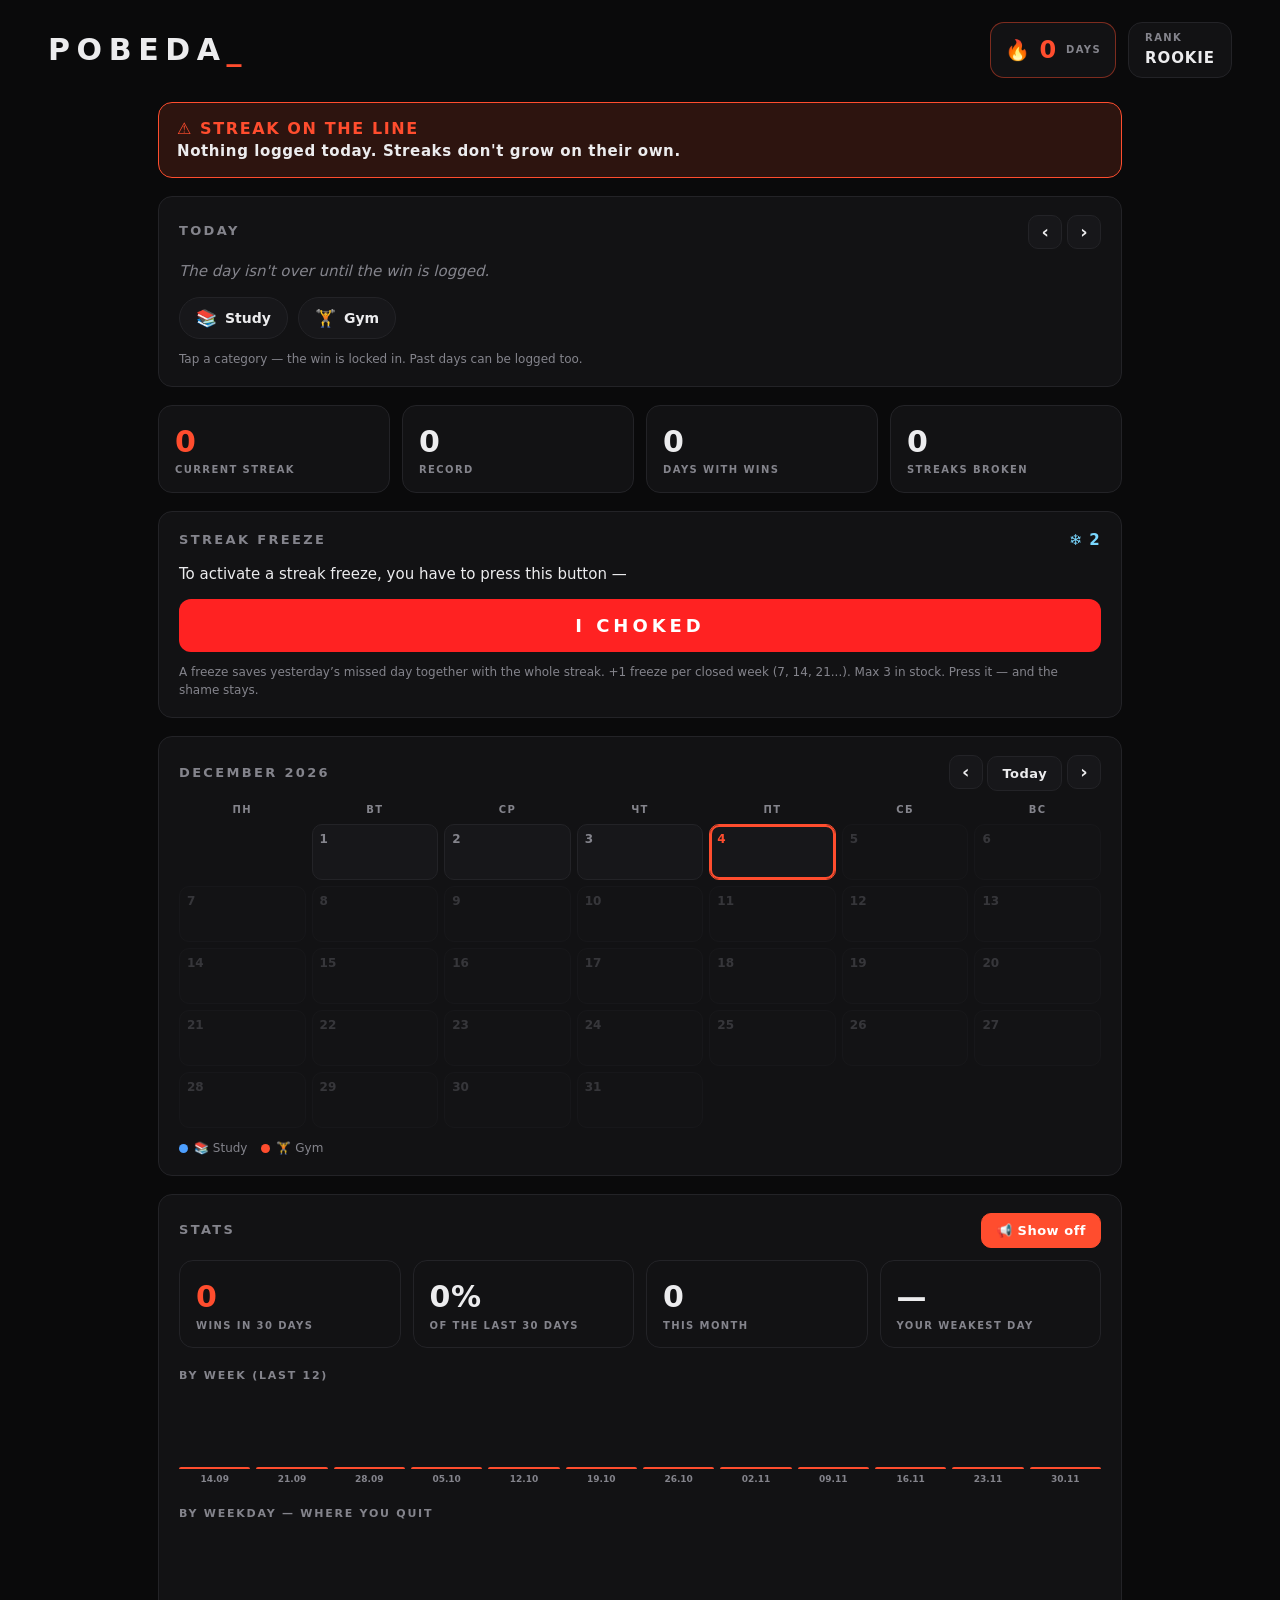
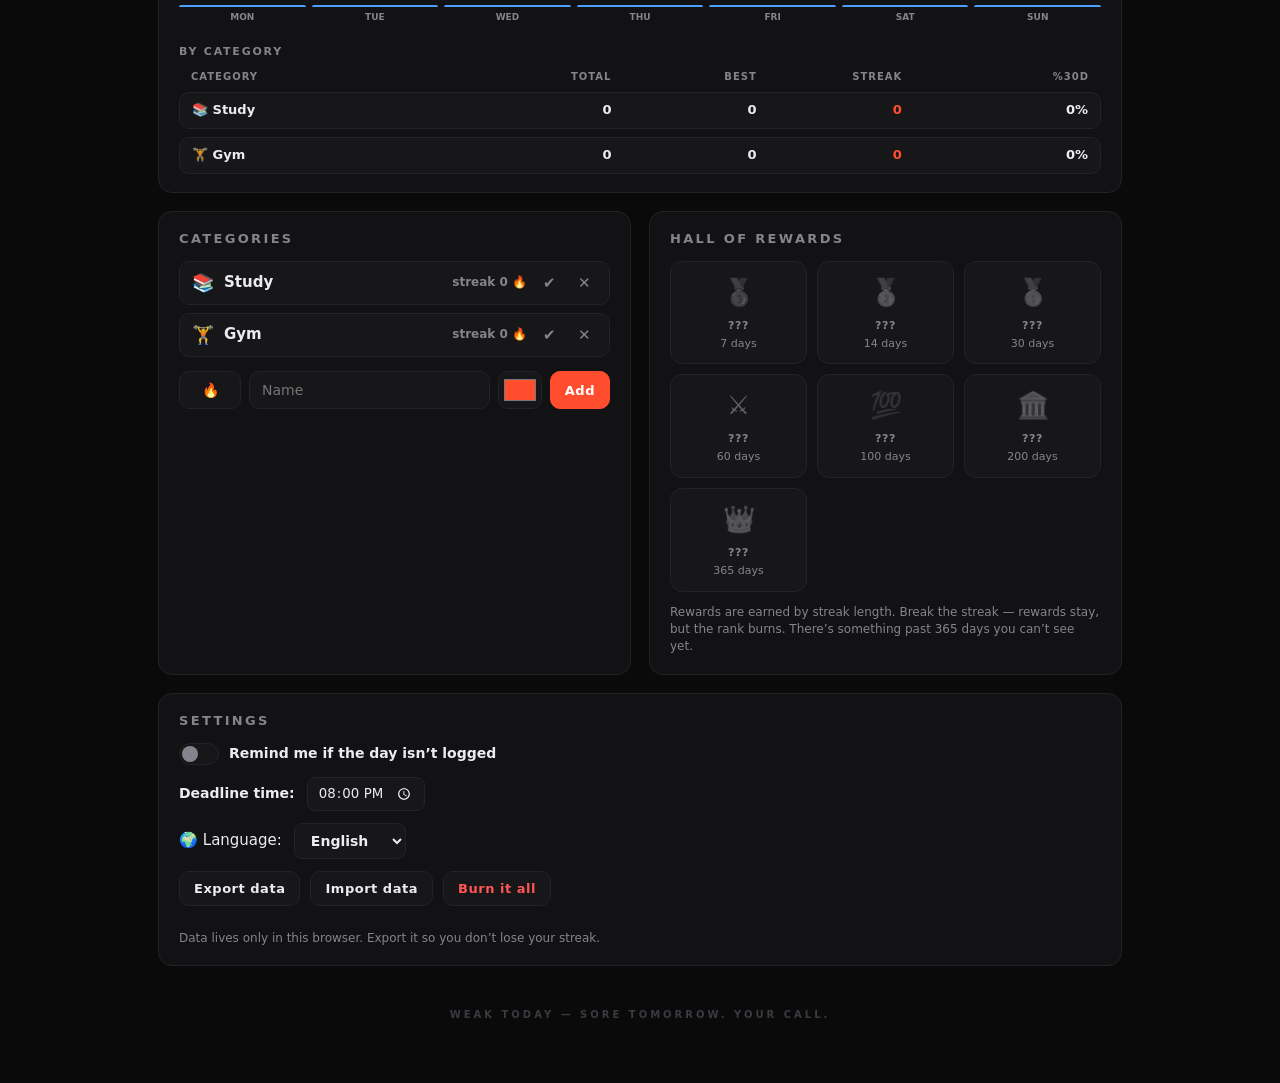
<file: index.html>
<!doctype html>
<html lang="ru">
<head>
  <meta charset="utf-8">
  <meta name="viewport" content="width=device-width, initial-scale=1, viewport-fit=cover">
  <title>ПОБЕДА — календарь побед</title>
  <meta name="description" content="Календарь ежедневных побед. Отметь день или сдайся.">
  <meta name="theme-color" content="#0a0a0b">
  <link rel="manifest" href="manifest.webmanifest">
  <link rel="icon" href="icon-192.png">
  <link rel="apple-touch-icon" href="icon-192.png">
  <meta name="apple-mobile-web-app-capable" content="yes">
  <meta name="apple-mobile-web-app-status-bar-style" content="black-translucent">
  <meta name="apple-mobile-web-app-title" content="ПОБЕДА">
  <link rel="stylesheet" href="styles.css">
</head>
<body>

  <header class="top">
    <div class="logo"><span id="logoText">ПОБЕДА</span><span class="logo-dot">_</span></div>
    <div class="top-right">
      <div class="streak-box" id="streakBox" title="Текущая серия">
        <span class="fire">🔥</span>
        <span class="streak-num" id="streakNum">0</span>
        <span class="streak-lbl" id="streakLbl">дней</span>
      </div>
      <div class="rank-box" title="Твоё звание за текущую серию">
        <span class="rank-lbl" id="rankLbl">ЗВАНИЕ</span>
        <span class="rank-name" id="rankName">—</span>
      </div>
    </div>
  </header>

  <main>
    <section id="riskBanner" class="banner hidden"></section>
    <section id="breakBanner" class="banner break-banner hidden"></section>
    <section id="freezeBanner" class="banner freeze-banner hidden"></section>

    <section class="card mark-card" id="markCard">
      <div class="card-head">
        <h2 id="markTitle">СЕГОДНЯ</h2>
        <div class="date-nav">
          <button id="prevDay" class="icon-btn" title="Предыдущий день">‹</button>
          <button id="nextDay" class="icon-btn" title="Следующий день">›</button>
        </div>
      </div>
      <p class="moto" id="motoLine"></p>
      <div id="catButtons" class="chips"></div>
      <p class="hint" id="markHint">Клик по категории — победа дня зафиксирована. Отмечать можно и прошлые дни.</p>
    </section>

    <section class="stats-row">
      <div class="stat"><div class="stat-num" id="statStreak">0</div><div class="stat-lbl" id="statStreakLbl">текущая серия</div></div>
      <div class="stat"><div class="stat-num" id="statBest">0</div><div class="stat-lbl" id="statBestLbl">рекорд</div></div>
      <div class="stat"><div class="stat-num" id="statTotal">0</div><div class="stat-lbl" id="statTotalLbl">дней с победами</div></div>
      <div class="stat"><div class="stat-num" id="statBreaks">0</div><div class="stat-lbl" id="statBreaksLbl">сорвано серий</div></div>
    </section>

    <section class="card freeze-card">
      <div class="card-head">
        <h2 id="freezeTitle">ЗАМОРОЗКА СЕРИИ</h2>
        <span class="freeze-count" id="freezeCount">❄ 2</span>
      </div>
      <p class="freeze-desc" id="freezeDesc">Чтобы активировать заморозку серии, вам необходимо нажать на эту кнопку —</p>
      <button id="freezeBtn" class="losara-btn" type="button">Я — ЛОШАРА</button>
      <p class="hint" id="freezeHint">Заморозка спасает вчерашний пропущенный день вместе со всей серией. +1 заморозка за каждую закрытую неделю (7, 14, 21...). Максимум 3 в запасе. Кнопку нажмёшь — позор останется.</p>
    </section>

    <section class="card">
      <div class="card-head">
        <h2 id="monthTitle">—</h2>
        <div class="date-nav">
          <button id="prevMonth" class="icon-btn" title="Предыдущий месяц">‹</button>
          <button id="todayBtn" class="text-btn">Сегодня</button>
          <button id="nextMonth" class="icon-btn" title="Следующий месяц">›</button>
        </div>
      </div>
      <div class="cal-week">
        <span>ПН</span><span>ВТ</span><span>СР</span><span>ЧТ</span><span>ПТ</span><span>СБ</span><span>ВС</span>
      </div>
      <div id="calendar" class="cal-grid"></div>
      <div id="legend" class="legend"></div>
    </section>

    <section class="card">
      <div class="card-head"><h2 id="statsTitle">СТАТИСТИКА</h2><button id="shareBtn" class="text-btn accent" title="Скриншот-хвастство">📢 Похвастаться</button></div>
      <div class="stats-row stat-mini">
        <div class="stat"><div class="stat-num" id="stWins30">0</div><div class="stat-lbl" id="stWinsLbl">побед за 30 дней</div></div>
        <div class="stat"><div class="stat-num" id="stRate30">0%</div><div class="stat-lbl" id="stRateLbl">из последних 30 дней</div></div>
        <div class="stat"><div class="stat-num" id="stMonth">0</div><div class="stat-lbl" id="stMonthLbl">в этом месяце</div></div>
        <div class="stat"><div class="stat-num" id="stWeakDay">—</div><div class="stat-lbl" id="stWeakLbl">твой слабый день</div></div>
      </div>
      <h3 class="stat-h" id="hWeeks">ПО НЕДЕЛЯМ (ПОСЛЕДНИЕ 12)</h3>
      <div id="weekBars" class="bars"></div>
      <h3 class="stat-h" id="hDow">ПО ДНЯМ НЕДЕЛИ — ГДЕ ТЫ СДАЁШЬСЯ</h3>
      <div id="dowBars" class="bars dow-bars"></div>
      <h3 class="stat-h" id="hCats">ПО КАТЕГОРИЯМ</h3>
      <div id="catStats" class="cat-stats"></div>
    </section>

    <div class="cols">
      <section class="card">
        <div class="card-head"><h2 id="catsTitle">КАТЕГОРИИ</h2></div>
        <div id="catList" class="cat-list"></div>
        <form id="catForm" class="cat-form" autocomplete="off">
          <input id="catEmoji" placeholder="🔥" maxlength="8" title="Эмодзи">
          <input id="catName" placeholder="Название" maxlength="24" required>
          <input id="catColor" type="color" value="#ff4d2e" title="Цвет">
          <button type="submit" class="text-btn accent" id="catAddBtn">Добавить</button>
        </form>
        <form id="finishForm" class="finish-form hidden" autocomplete="off">
          <p class="finish-title" id="finishTitle"></p>
          <input id="finishNote" placeholder="Причина: закончил курсы, выпустился, перешёл на новое..." maxlength="120">
          <div class="btn-row">
            <button type="submit" class="text-btn accent" id="finishSubmit">🏁 Закрыть цель</button>
            <button type="button" class="text-btn" id="finishCancel">Отмена</button>
          </div>
          <p class="hint" id="finishHint">Финиш — не провал. Цель уйдёт в «Завершённые» со своей историей.</p>
        </form>
      </section>

      <section class="card">
        <div class="card-head"><h2 id="badgesTitle">ЗАЛ НАГРАД</h2></div>
        <div id="badges" class="badges"></div>
        <p class="hint" id="badgesHint">Награды выдаются за длину серии. Сорвал серию — награды остались, но звание сгорело. После 365 дней есть то, чего ты не видишь.</p>
      </section>
    </div>

    <section class="card done-card hidden" id="doneCard">
      <div class="card-head"><h2 id="doneTitle">🏁 ЗАВЕРШЁННЫЕ ЦЕЛИ</h2><span class="hint-inline" id="doneCount"></span></div>
      <div id="doneList" class="done-list"></div>
      <p class="hint" id="doneHint">Финиш — не провал. Здесь живут цели, которые ты довёл до конца.</p>
    </section>

    <section class="card secrets-card hidden" id="secretsCard">
      <div class="card-head"><h2 id="secretsTitle">🔒 СЕКРЕТЫ</h2></div>
      <div id="secretList" class="badges"></div>
      <p class="hint" id="secretsHint">Этого нет в зале наград. Об этом знают только те, кто дошёл.</p>
    </section>

    <section class="card">
      <div class="card-head"><h2 id="settingsTitle">НАСТРОЙКИ</h2></div>
      <div class="settings">
        <div class="setting-row">
          <label class="switch-label">
            <input type="checkbox" id="notifToggle">
            <span class="switch"></span>
            <span id="notifLabel">Напоминать, если день не отмечен</span>
          </label>
        </div>
        <div class="setting-row time-row">
          <label for="notifTime" id="deadlineLbl">Время дедлайна:</label>
          <input type="time" id="notifTime" value="20:00">
          <span class="hint-inline" id="notifStatus"></span>
        </div>
        <div class="setting-row">
          <label for="langSelect" id="langLbl">🌍 Язык:</label>
          <select id="langSelect" class="lang-select">
            <option value="ru">Русский</option>
            <option value="en">English</option>
          </select>
        </div>
        <div class="setting-row btn-row">
          <button id="exportBtn" class="text-btn">Экспорт данных</button>
          <button id="importBtn" class="text-btn">Импорт данных</button>
          <input type="file" id="importFile" accept=".json" class="hidden">
          <button id="resetBtn" class="text-btn danger">Сжечь всё</button>
        </div>
        <p class="hint" id="settingsHint">Данные живут только в этом браузере. Экспортируй их, чтобы не потерять серию.</p>
      </div>
    </section>
  </main>

  <footer class="footer" id="footer">СЛАБОСТЬ СЕГОДНЯ — БОЛЬ ЗАВТРА. ТВОЙ ВЫБОР.</footer>

  <div id="toast" class="toast hidden"></div>

  <script src="app.js"></script>
</body>
</html>
</file>
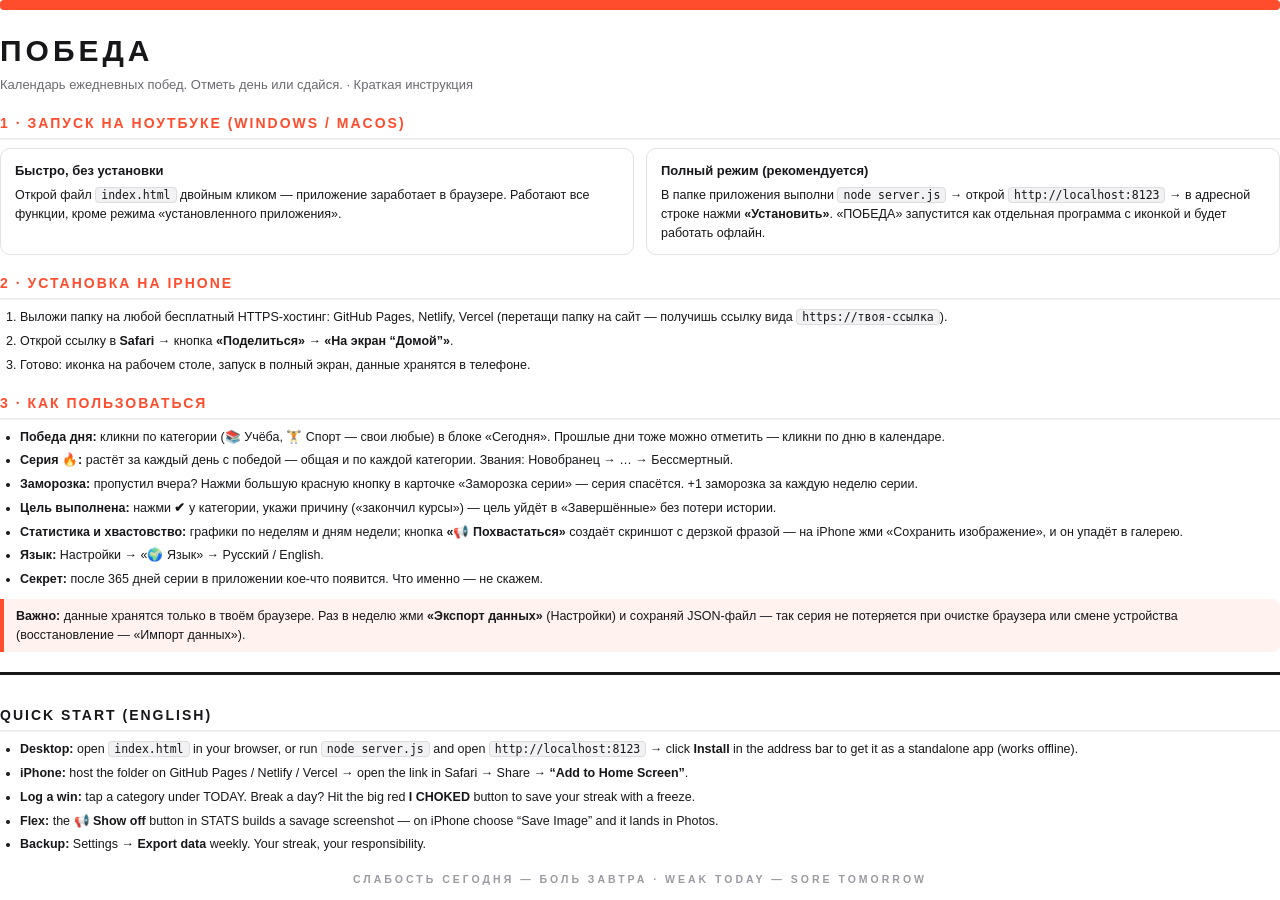
<file: guide.html>
<!doctype html>
<html lang="ru">
<head>
<meta charset="utf-8">
<title>ПОБЕДА — краткая инструкция</title>
<style>
  @page { size: A4; margin: 16mm 15mm; }
  * { box-sizing: border-box; margin: 0; padding: 0; }
  body {
    font-family: "Segoe UI", Arial, sans-serif;
    color: #17171a;
    font-size: 12.5px;
    line-height: 1.5;
  }
  .band { height: 10px; background: #ff4d2e; border-radius: 4px; margin-bottom: 18px; }
  h1 { font-size: 30px; font-weight: 900; letter-spacing: 4px; margin-bottom: 2px; }
  .sub { color: #6a6a72; font-size: 13px; margin-bottom: 18px; }
  h2 {
    font-size: 14px; font-weight: 800; text-transform: uppercase; letter-spacing: 2px;
    color: #ff4d2e; margin: 18px 0 8px; border-bottom: 2px solid #eee; padding-bottom: 4px;
  }
  ol, ul { padding-left: 20px; }
  li { margin-bottom: 5px; }
  b { font-weight: 700; }
  .k { background: #f2f2f4; border: 1px solid #ddd; border-radius: 4px; padding: 0 5px; font-family: Consolas, monospace; font-size: 11.5px; }
  .cards { display: flex; gap: 12px; margin-top: 6px; }
  .card { flex: 1; border: 1.5px solid #e2e2e6; border-radius: 10px; padding: 12px 14px; }
  .card h3 { font-size: 13px; margin-bottom: 6px; }
  .en { margin-top: 20px; border-top: 3px solid #17171a; padding-top: 12px; }
  .en h2 { color: #17171a; }
  .tip { background: #fff2ef; border-left: 4px solid #ff4d2e; border-radius: 0 8px 8px 0; padding: 8px 12px; margin-top: 10px; }
  .foot { margin-top: 18px; text-align: center; color: #9a9aa2; font-size: 10.5px; font-weight: 800; letter-spacing: 3px; }
</style>
</head>
<body>
  <div class="band"></div>
  <h1>ПОБЕДА</h1>
  <div class="sub">Календарь ежедневных побед. Отметь день или сдайся. · Краткая инструкция</div>

  <h2>1 · Запуск на ноутбуке (Windows / macOS)</h2>
  <div class="cards">
    <div class="card">
      <h3>Быстро, без установки</h3>
      Открой файл <span class="k">index.html</span> двойным кликом — приложение заработает в браузере. Работают все функции, кроме режима «установленного приложения».
    </div>
    <div class="card">
      <h3>Полный режим (рекомендуется)</h3>
      В папке приложения выполни <span class="k">node server.js</span> → открой <span class="k">http://localhost:8123</span> → в адресной строке нажми <b>«Установить»</b>. «ПОБЕДА» запустится как отдельная программа с иконкой и будет работать офлайн.
    </div>
  </div>

  <h2>2 · Установка на iPhone</h2>
  <ol>
    <li>Выложи папку на любой бесплатный HTTPS-хостинг: GitHub Pages, Netlify, Vercel (перетащи папку на сайт — получишь ссылку вида <span class="k">https://твоя-ссылка</span>).</li>
    <li>Открой ссылку в <b>Safari</b> → кнопка <b>«Поделиться»</b> → <b>«На экран “Домой”»</b>.</li>
    <li>Готово: иконка на рабочем столе, запуск в полный экран, данные хранятся в телефоне.</li>
  </ol>

  <h2>3 · Как пользоваться</h2>
  <ul>
    <li><b>Победа дня:</b> кликни по категории (📚 Учёба, 🏋️ Спорт — свои любые) в блоке «Сегодня». Прошлые дни тоже можно отметить — кликни по дню в календаре.</li>
    <li><b>Серия 🔥:</b> растёт за каждый день с победой — общая и по каждой категории. Звания: Новобранец → … → Бессмертный.</li>
    <li><b>Заморозка:</b> пропустил вчера? Нажми большую красную кнопку в карточке «Заморозка серии» — серия спасётся. +1 заморозка за каждую неделю серии.</li>
    <li><b>Цель выполнена:</b> нажми <b>✔</b> у категории, укажи причину («закончил курсы») — цель уйдёт в «Завершённые» без потери истории.</li>
    <li><b>Статистика и хвастовство:</b> графики по неделям и дням недели; кнопка <b>«📢 Похвастаться»</b> создаёт скриншот с дерзкой фразой — на iPhone жми «Сохранить изображение», и он упадёт в галерею.</li>
    <li><b>Язык:</b> Настройки → «🌍 Язык» → Русский / English.</li>
    <li><b>Секрет:</b> после 365 дней серии в приложении кое-что появится. Что именно — не скажем.</li>
  </ul>

  <div class="tip"><b>Важно:</b> данные хранятся только в твоём браузере. Раз в неделю жми <b>«Экспорт данных»</b> (Настройки) и сохраняй JSON-файл — так серия не потеряется при очистке браузера или смене устройства (восстановление — «Импорт данных»).</div>

  <div class="en">
    <h2>Quick start (English)</h2>
    <ul>
      <li><b>Desktop:</b> open <span class="k">index.html</span> in your browser, or run <span class="k">node server.js</span> and open <span class="k">http://localhost:8123</span> → click <b>Install</b> in the address bar to get it as a standalone app (works offline).</li>
      <li><b>iPhone:</b> host the folder on GitHub Pages / Netlify / Vercel → open the link in Safari → Share → <b>“Add to Home Screen”</b>.</li>
      <li><b>Log a win:</b> tap a category under TODAY. Break a day? Hit the big red <b>I CHOKED</b> button to save your streak with a freeze.</li>
      <li><b>Flex:</b> the <b>📢 Show off</b> button in STATS builds a savage screenshot — on iPhone choose “Save Image” and it lands in Photos.</li>
      <li><b>Backup:</b> Settings → <b>Export data</b> weekly. Your streak, your responsibility.</li>
    </ul>
  </div>

  <div class="foot">СЛАБОСТЬ СЕГОДНЯ — БОЛЬ ЗАВТРА · WEAK TODAY — SORE TOMORROW</div>
</body>
</html>
</file>
<file: styles.css>
/* ============ ПОБЕДА — dark minimal, aggressive ============ */

:root {
  --bg: #0a0a0b;
  --card: #121214;
  --card-2: #17171a;
  --line: #232327;
  --text: #ececee;
  --muted: #84848c;
  --accent: #ff4d2e;
  --accent-dim: rgba(255, 77, 46, 0.14);
  --ok: #3ddc84;
  --radius: 14px;
  --font: "Segoe UI", system-ui, -apple-system, "Helvetica Neue", Arial, sans-serif;
}

* { box-sizing: border-box; margin: 0; padding: 0; }

html { color-scheme: dark; }

body {
  background: var(--bg);
  color: var(--text);
  font-family: var(--font);
  font-size: 15px;
  line-height: 1.45;
  min-height: 100vh;
  padding-bottom: 60px;
  -webkit-font-smoothing: antialiased;
}

h2 {
  font-size: 13px;
  font-weight: 800;
  letter-spacing: 0.18em;
  text-transform: uppercase;
  color: var(--muted);
}

.hidden { display: none !important; }

/* ---------- header ---------- */
.top {
  display: flex;
  align-items: center;
  justify-content: space-between;
  gap: 16px;
  padding: 22px clamp(16px, 4vw, 48px) 8px;
}

.logo {
  font-size: clamp(22px, 3.4vw, 30px);
  font-weight: 900;
  letter-spacing: 0.22em;
}

.logo-dot {
  color: var(--accent);
  animation: blink 1.4s steps(2) infinite;
}

@keyframes blink { 50% { opacity: 0; } }

.top-right { display: flex; gap: 12px; align-items: stretch; }

.streak-box, .rank-box {
  display: flex;
  align-items: center;
  gap: 8px;
  background: var(--card);
  border: 1px solid var(--line);
  border-radius: var(--radius);
  padding: 8px 14px;
}

.streak-box { border-color: rgba(255, 77, 46, 0.45); }

.streak-box.burning { animation: burnPulse 1.6s ease-in-out infinite; }

@keyframes burnPulse {
  0%, 100% { box-shadow: 0 0 0 0 rgba(255, 77, 46, 0.0); }
  50% { box-shadow: 0 0 18px 0 rgba(255, 77, 46, 0.35); }
}

.fire { font-size: 20px; }

.streak-num {
  font-size: 24px;
  font-weight: 900;
  color: var(--accent);
  min-width: 1.2ch;
  text-align: center;
}

.streak-lbl, .rank-lbl, .stat-lbl {
  font-size: 10px;
  font-weight: 700;
  letter-spacing: 0.14em;
  text-transform: uppercase;
  color: var(--muted);
}

.rank-box { flex-direction: column; align-items: flex-start; gap: 2px; padding: 8px 16px; }

.rank-name { font-weight: 800; font-size: 15px; letter-spacing: 0.06em; text-transform: uppercase; }

/* ---------- layout ---------- */
main {
  max-width: 1060px;
  margin: 0 auto;
  padding: 16px clamp(16px, 4vw, 48px);
  display: flex;
  flex-direction: column;
  gap: 18px;
}

.card {
  background: var(--card);
  border: 1px solid var(--line);
  border-radius: var(--radius);
  padding: 18px 20px;
}

.card-head {
  display: flex;
  align-items: center;
  justify-content: space-between;
  gap: 12px;
  margin-bottom: 12px;
}

.cols {
  display: grid;
  grid-template-columns: 1fr 1fr;
  gap: 18px;
}

@media (max-width: 760px) {
  .cols { grid-template-columns: 1fr; }
  .top { flex-direction: column; align-items: flex-start; }
}

/* ---------- banners ---------- */
.banner {
  border-radius: var(--radius);
  padding: 14px 18px;
  font-weight: 800;
  letter-spacing: 0.04em;
  border: 1px solid var(--accent);
  background: var(--accent-dim);
  color: var(--text);
}

.banner .big { font-size: 16px; text-transform: uppercase; letter-spacing: 0.1em; color: var(--accent); }

.break-banner {
  border-color: #ff2222;
  background: rgba(255, 34, 34, 0.1);
  animation: shake 0.5s ease;
}

.break-banner .big { color: #ff5555; }

@keyframes shake {
  0%, 100% { transform: translateX(0); }
  20% { transform: translateX(-6px); }
  40% { transform: translateX(6px); }
  60% { transform: translateX(-4px); }
  80% { transform: translateX(4px); }
}

/* ---------- mark card ---------- */
.moto {
  color: var(--muted);
  font-style: italic;
  margin-bottom: 14px;
  min-height: 1.4em;
}

.chips { display: flex; flex-wrap: wrap; gap: 10px; }

.chip {
  display: inline-flex;
  align-items: center;
  gap: 8px;
  padding: 10px 16px;
  border-radius: 999px;
  border: 1px solid var(--line);
  background: var(--card-2);
  color: var(--text);
  font-family: var(--font);
  font-size: 14px;
  font-weight: 700;
  cursor: pointer;
  transition: transform 0.08s ease, border-color 0.15s ease, background 0.15s ease;
  user-select: none;
}

.chip:hover { border-color: var(--muted); transform: translateY(-1px); }

.chip .chip-emoji { font-size: 17px; }

.chip.on {
  border-color: var(--chip-color, var(--accent));
  background: color-mix(in srgb, var(--chip-color, var(--accent)) 18%, var(--card-2));
  box-shadow: inset 0 0 0 1px var(--chip-color, var(--accent));
}

.chip.pop { animation: pop 0.25s ease; }

@keyframes pop {
  0% { transform: scale(1); }
  40% { transform: scale(1.12); }
  100% { transform: scale(1); }
}

.hint { margin-top: 12px; font-size: 12px; color: var(--muted); }

.hint-inline { font-size: 12px; color: var(--muted); }

/* ---------- stats ---------- */
.stats-row {
  display: grid;
  grid-template-columns: repeat(4, 1fr);
  gap: 12px;
}

@media (max-width: 640px) { .stats-row { grid-template-columns: repeat(2, 1fr); } }

.stat {
  background: var(--card);
  border: 1px solid var(--line);
  border-radius: var(--radius);
  padding: 14px 16px;
}

.stat-num {
  font-size: 30px;
  font-weight: 900;
  letter-spacing: 0.02em;
}

.stat:first-child .stat-num { color: var(--accent); }

/* ---------- calendar ---------- */
.cal-week {
  display: grid;
  grid-template-columns: repeat(7, 1fr);
  gap: 6px;
  margin-bottom: 6px;
}

.cal-week span {
  text-align: center;
  font-size: 10px;
  font-weight: 800;
  letter-spacing: 0.14em;
  color: var(--muted);
}

.cal-grid {
  display: grid;
  grid-template-columns: repeat(7, 1fr);
  gap: 6px;
}

.cell {
  position: relative;
  min-height: 56px;
  border: 1px solid var(--line);
  border-radius: 10px;
  background: var(--card-2);
  padding: 6px 7px;
  display: flex;
  flex-direction: column;
  justify-content: space-between;
  cursor: pointer;
  transition: border-color 0.15s ease, transform 0.08s ease;
}

.cell:hover { border-color: var(--muted); transform: translateY(-1px); }

.cell .d { font-size: 12px; font-weight: 700; color: var(--muted); }

.cell.future { opacity: 0.32; cursor: default; }
.cell.future:hover { border-color: var(--line); transform: none; }

.cell.today { border-color: var(--accent); }
.cell.today .d { color: var(--accent); }

.cell.selected { box-shadow: inset 0 0 0 2px var(--accent); }

.cell.won { background: linear-gradient(160deg, rgba(255, 77, 46, 0.16), var(--card-2) 70%); }

.cell.won .d { color: var(--text); }

.dots { display: flex; gap: 3px; flex-wrap: wrap; }

.dots i {
  width: 7px; height: 7px;
  border-radius: 50%;
  display: block;
  animation: pop 0.25s ease;
}

.legend {
  display: flex;
  flex-wrap: wrap;
  gap: 14px;
  margin-top: 12px;
  font-size: 12px;
  color: var(--muted);
}

.legend span { display: inline-flex; align-items: center; gap: 6px; }

.legend i { width: 9px; height: 9px; border-radius: 50%; display: inline-block; }

/* ---------- categories ---------- */
.cat-list { display: flex; flex-direction: column; gap: 8px; margin-bottom: 14px; }

.cat-row {
  display: flex;
  align-items: center;
  gap: 10px;
  background: var(--card-2);
  border: 1px solid var(--line);
  border-radius: 10px;
  padding: 8px 12px;
}

.cat-row .cat-emoji { font-size: 18px; }

.cat-row .cat-name { font-weight: 700; flex: 1; }

.cat-row .cat-streak { font-size: 12px; color: var(--muted); font-weight: 700; }

.cat-row .cat-streak b { color: var(--accent); }

.cat-row .del {
  background: none;
  border: none;
  color: var(--muted);
  font-size: 15px;
  cursor: pointer;
  padding: 2px 6px;
  border-radius: 6px;
}

.cat-row .del:hover { color: #ff5555; background: rgba(255, 34, 34, 0.08); }

.cat-form { display: flex; gap: 8px; flex-wrap: wrap; }

.cat-form input {
  background: var(--card-2);
  border: 1px solid var(--line);
  border-radius: 10px;
  color: var(--text);
  padding: 9px 12px;
  font-family: var(--font);
  font-size: 14px;
}

.cat-form input#catEmoji { width: 62px; text-align: center; }
.cat-form input#catName { flex: 1; min-width: 120px; }
.cat-form input#catColor { width: 44px; padding: 3px; height: 38px; cursor: pointer; }

/* ---------- badges ---------- */
.badges { display: grid; grid-template-columns: repeat(auto-fill, minmax(120px, 1fr)); gap: 10px; }

.badge {
  border: 1px solid var(--line);
  border-radius: 12px;
  background: var(--card-2);
  padding: 12px 10px;
  text-align: center;
}

.badge .b-icon { font-size: 26px; filter: grayscale(1) opacity(0.35); }

.badge .b-name { font-size: 11px; font-weight: 800; letter-spacing: 0.06em; text-transform: uppercase; margin-top: 6px; color: var(--muted); }

.badge .b-days { font-size: 11px; color: var(--muted); margin-top: 2px; }

.badge.got { border-color: rgba(255, 77, 46, 0.5); }

.badge.got .b-icon { filter: none; }

.badge.got .b-name { color: var(--text); }

.badge.got .b-days { color: var(--accent); }

/* ---------- settings ---------- */
.settings { display: flex; flex-direction: column; gap: 12px; }

.setting-row { display: flex; align-items: center; gap: 12px; flex-wrap: wrap; }

.time-row label { font-weight: 700; font-size: 14px; }

.time-row input[type="time"] {
  background: var(--card-2);
  border: 1px solid var(--line);
  border-radius: 8px;
  color: var(--text);
  padding: 6px 10px;
  font-family: var(--font);
}

.lang-select {
  background: var(--card-2);
  border: 1px solid var(--line);
  border-radius: 8px;
  color: var(--text);
  padding: 8px 12px;
  font-family: var(--font);
  font-size: 14px;
  font-weight: 700;
  cursor: pointer;
}

.btn-row { gap: 10px; }

.switch-label { display: inline-flex; align-items: center; gap: 10px; cursor: pointer; font-weight: 700; font-size: 14px; }

.switch-label input { display: none; }

.switch {
  width: 40px; height: 22px;
  background: var(--card-2);
  border: 1px solid var(--line);
  border-radius: 999px;
  position: relative;
  transition: background 0.2s ease;
}

.switch::after {
  content: "";
  position: absolute;
  top: 2px; left: 2px;
  width: 16px; height: 16px;
  border-radius: 50%;
  background: var(--muted);
  transition: transform 0.2s ease, background 0.2s ease;
}

.switch-label input:checked + .switch { background: var(--accent-dim); border-color: var(--accent); }

.switch-label input:checked + .switch::after { transform: translateX(18px); background: var(--accent); }

/* ---------- buttons ---------- */
.icon-btn, .text-btn {
  background: var(--card-2);
  border: 1px solid var(--line);
  border-radius: 10px;
  color: var(--text);
  font-family: var(--font);
  font-weight: 700;
  cursor: pointer;
  transition: border-color 0.15s ease, background 0.15s ease;
}

.icon-btn { width: 34px; height: 34px; font-size: 18px; line-height: 1; }

.text-btn { padding: 9px 14px; font-size: 13px; letter-spacing: 0.04em; }

.icon-btn:hover, .text-btn:hover { border-color: var(--muted); }

.text-btn.accent { background: var(--accent); border-color: var(--accent); color: #fff; }

.text-btn.accent:hover { background: #ff6347; }

.text-btn.danger { color: #ff5555; }

.text-btn.danger:hover { border-color: #ff5555; }

.text-btn:disabled { opacity: 0.35; cursor: default; }

/* ---------- footer / toast ---------- */
.footer {
  text-align: center;
  font-size: 10px;
  font-weight: 800;
  letter-spacing: 0.3em;
  text-transform: uppercase;
  color: #3a3a40;
  padding: 26px 16px 0;
}

.toast {
  position: fixed;
  left: 50%;
  bottom: 26px;
  transform: translateX(-50%);
  background: var(--card-2);
  border: 1px solid var(--accent);
  border-radius: 12px;
  color: var(--text);
  font-weight: 700;
  padding: 12px 20px;
  max-width: min(90vw, 480px);
  text-align: center;
  box-shadow: 0 8px 30px rgba(0, 0, 0, 0.6);
  z-index: 50;
  animation: toastIn 0.25s ease;
}

@keyframes toastIn {
  from { opacity: 0; transform: translate(-50%, 12px); }
  to { opacity: 1; transform: translate(-50%, 0); }
}

/* ---------- freeze ---------- */
.freeze-count { font-weight: 900; color: #7ad7ff; letter-spacing: 0.08em; font-size: 15px; }

.freeze-desc { font-size: 15px; margin-bottom: 14px; }

.losara-btn {
  display: block;
  width: 100%;
  background: #ff2222;
  border: none;
  color: #fff;
  font-family: var(--font);
  font-weight: 900;
  font-size: 18px;
  letter-spacing: 0.22em;
  text-transform: uppercase;
  padding: 16px;
  border-radius: 12px;
  cursor: pointer;
  transition: transform 0.1s ease, background 0.15s ease;
  box-shadow: 0 0 0 0 rgba(255, 34, 34, 0);
}

.losara-btn:hover { background: #ff3d3d; animation: shake 0.4s ease; box-shadow: 0 0 24px rgba(255, 34, 34, 0.45); }

.losara-btn:active { transform: scale(0.97); }

.freeze-banner { border-color: #7ad7ff; background: rgba(122, 215, 255, 0.08); }

.freeze-banner .big { color: #7ad7ff; }

.cell.frozen { border-color: rgba(122, 215, 255, 0.55); background: linear-gradient(160deg, rgba(122, 215, 255, 0.12), var(--card-2) 70%); }

.cell .frost { position: absolute; top: 5px; right: 7px; font-size: 11px; }

.legend-frost { color: #7ad7ff; }

/* ---------- statistics ---------- */
.stat-mini { margin-bottom: 4px; }

.stat-h {
  font-size: 11px;
  font-weight: 800;
  letter-spacing: 0.16em;
  color: var(--muted);
  margin: 20px 0 10px;
  text-transform: uppercase;
}

.bars { display: flex; align-items: stretch; gap: 6px; height: 92px; }

.bars .bar {
  flex: 1;
  display: flex;
  flex-direction: column;
  justify-content: flex-end;
  gap: 4px;
  min-width: 0;
}

.bars .bar .fill {
  background: var(--accent);
  border-radius: 4px 4px 0 0;
  min-height: 2px;
  transition: height 0.3s ease;
}

.bars .bar .lbl {
  font-size: 9px;
  font-weight: 700;
  color: var(--muted);
  text-align: center;
  white-space: nowrap;
  overflow: hidden;
}

.dow-bars .bar .fill { background: #4d9fff; }

.dow-bars .bar.weak .fill { background: #ff2222; }

.dow-bars .bar.weak .lbl { color: #ff5555; }

.cat-stats { display: flex; flex-direction: column; gap: 8px; }

.cat-stat-row {
  display: grid;
  grid-template-columns: 2fr 1fr 1fr 1fr 1.3fr;
  gap: 8px;
  align-items: center;
  background: var(--card-2);
  border: 1px solid var(--line);
  border-radius: 10px;
  padding: 8px 12px;
  font-size: 13px;
}

.cat-stat-row .name { font-weight: 700; overflow: hidden; text-overflow: ellipsis; white-space: nowrap; }

.cat-stat-row .num { font-weight: 800; text-align: right; }

.cat-stat-row .num b { color: var(--accent); }

.cat-stat-row.cat-stat-head {
  background: none; border: none; padding: 0 12px;
  color: var(--muted); font-size: 10px; font-weight: 800;
  letter-spacing: 0.1em; text-transform: uppercase;
}

@media (max-width: 640px) {
  .cat-stat-row { grid-template-columns: 1.6fr 1fr 1fr 1fr 1.2fr; font-size: 12px; padding: 8px 8px; }
}

/* ---------- завершение целей ---------- */
.cat-row .fin {
  background: none;
  border: none;
  color: var(--muted);
  font-size: 15px;
  cursor: pointer;
  padding: 2px 6px;
  border-radius: 6px;
}

.cat-row .fin:hover { color: var(--ok); background: rgba(61, 220, 132, 0.08); }

.finish-form {
  margin-top: 14px;
  display: flex;
  flex-direction: column;
  gap: 10px;
  background: var(--card-2);
  border: 1px dashed var(--accent);
  border-radius: 12px;
  padding: 14px;
}

.finish-title { font-weight: 800; }

.finish-title b { color: var(--accent); }

.finish-form input {
  background: var(--bg);
  border: 1px solid var(--line);
  border-radius: 10px;
  color: var(--text);
  padding: 10px 12px;
  font-family: var(--font);
  font-size: 14px;
  width: 100%;
}

.done-list { display: flex; flex-direction: column; gap: 10px; }

.done-row {
  display: flex;
  flex-direction: column;
  gap: 6px;
  background: var(--card-2);
  border: 1px solid var(--line);
  border-left: 3px solid var(--ok);
  border-radius: 10px;
  padding: 12px 14px;
}

.done-row .dr-head { display: flex; align-items: center; gap: 8px; font-weight: 800; }

.done-row .dr-note { font-style: italic; }

.done-row .dr-meta { font-size: 12px; color: var(--muted); }

.done-row .dr-meta b { color: var(--accent); }

.mini-btn {
  background: none;
  border: 1px solid var(--line);
  color: var(--muted);
  border-radius: 8px;
  font-family: var(--font);
  font-size: 12px;
  font-weight: 700;
  padding: 4px 10px;
  cursor: pointer;
  transition: color 0.15s ease, border-color 0.15s ease;
}

.mini-btn:hover { color: var(--text); border-color: var(--muted); }

.mini-btn.danger:hover { color: #ff5555; border-color: #ff5555; }

.done-row .dr-head .mini-btn:first-of-type { margin-left: auto; }
</file>
